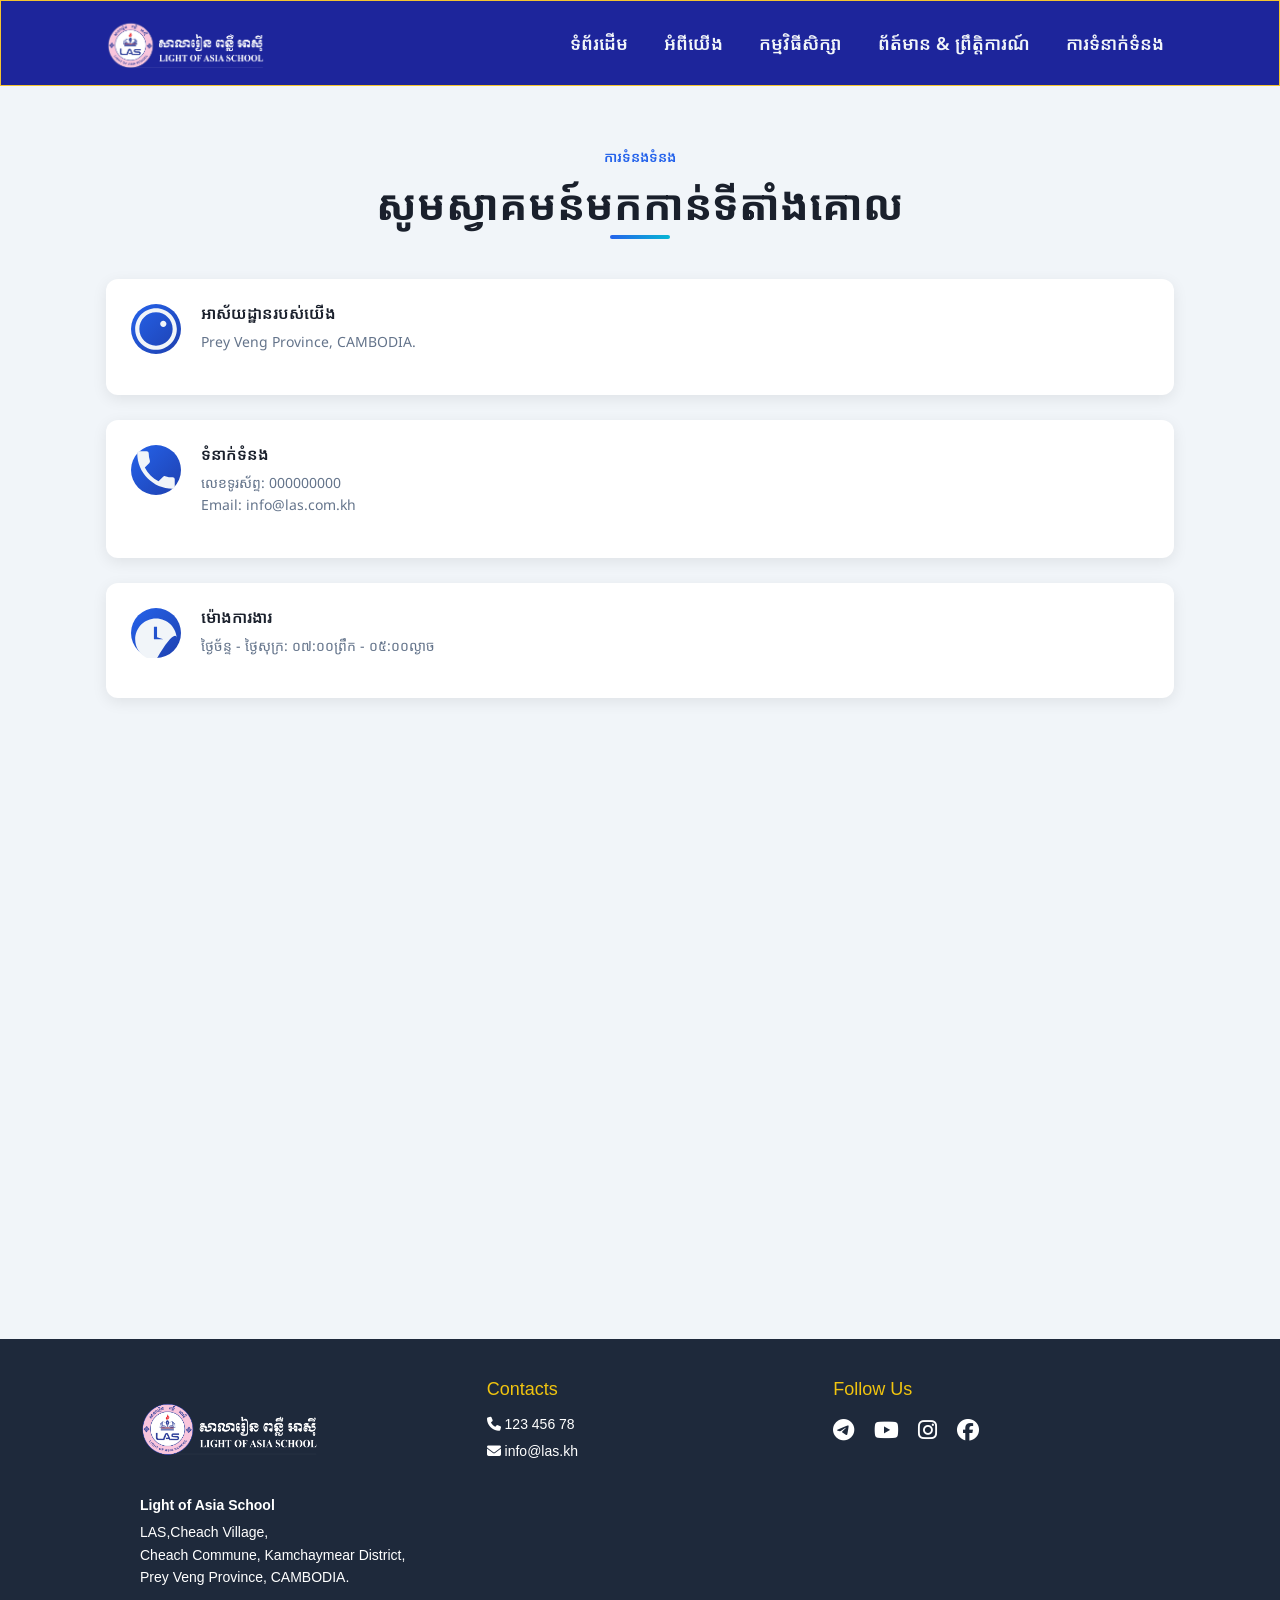
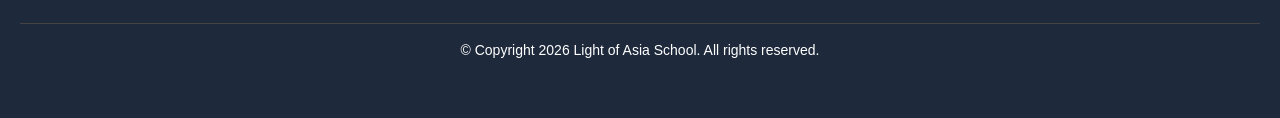
<file: index.html/contact.html>
<!DOCTYPE html>
<html lang="en">
<head>
  <meta charset="UTF-8" />
  <meta name="viewport" content="width=device-width, initial-scale=1" />
  <title>Light of Asia School</title>
  <link rel="" href="../src/logo/LOGO.gif">
  <script src="../JS/contact.js"></script>
  <script src="../JS/scripts.js"></script>
      <!-- Bootstrap CSS -->
  <link href="https://cdn.jsdelivr.net/npm/bootstrap@4.6.2/dist/css/bootstrap.min.css" rel="stylesheet">
  <!-- Font Awesome -->
  <link href="https://cdnjs.cloudflare.com/ajax/libs/font-awesome/6.5.0/css/all.min.css" rel="stylesheet">
  <head>
  <link rel="stylesheet" href="../CSS/contact.css">
  <link rel="stylesheet" href="D:\Website of las\news">
  <link rel="stylesheet" href="d:\Website of las\subject">
  <link rel="stylesheet" href="d:\Website of las\HTML">
  </head>
   <link href="https://fonts.googleapis.com/css2?family=Noto+Sans+Khmer:wght@400;600;700&family=Noto+Sans:wght@400;600;700&display=swap" rel="stylesheet">
<style>
  body {
    font-family: "Noto Sans Khmer", "Noto Sans", system-ui, sans-serif;
    
  }
</style>

</head>
<body>
<!-- Header -->
 <header class="site-header">
  <div class="container header-wrapper">
    <a class="brand" href="../HTML/about.html">
      <img src="../src/logo/LOGO.gif" alt="Light of Asia School Logo" class="brand-logo" />
    </a>

    <!-- Hamburger toggle button -->
    <button class="nav-toggle" aria-label="Toggle navigation">
      ☰
    </button>
    <ul class="nav-list">
      <li><a href="../index.html/index.html">ទំព័រដើម</a></li>
      <li><a href="../index.html/about.html">អំពីយើង</a></li>
      <li>
        <a href="../subject/program.html">កម្មវិធីសិក្សា</a>
       
      </li>
      <li><a href="../news/index.html">ព័ត៍មាន &amp; ព្រឹត្តិការណ៍</a></li>
      <li><a href="../index.html/contact.html">ការទំនាក់ទំនង</a></li>
    </ul>
  </div>
</header>
 <!-- CANtAC -->
   <section class="contact-section">
        <div class="container">
            <!-- Header -->
            <div class="header-content">
                <p class="contact-label">ការទំនងទំនង</p>
                <h1 class="main-title">សូមស្វាគមន៍មកកាន់ទីតាំងគោល</h1>
            </div>

            <div class="content-wrapper">
                <!-- Left Side - Contact Information -->
                <div class="contact-info">
                    <!-- Address -->
                    <div class="info-card address-card">
                        <div class="icon-wrapper">
                            <svg class="info-icon" viewBox="0 0 24 24" fill="currentColor">
                                <path d="M12 2C6.48 2 2 6.48 2 12s4.48 10 10 10 10-4.48 10-10S17.52 2 12 2zm0 18c-4.41 0-8-3.59-8-8s3.59-8 8-8 8 3.59 8 8-3.59 8-8 8zm3.5-9c.83 0 1.5-.67 1.5-1.5S16.33 8 15.5 8 14 8.67 14 9.5s.67 1.5 1.5 1.5z"/>
                            </svg>
                        </div>
                        <div class="info-content">
                            <h3>អាស័យដ្ឋានរបស់យើង</h3>
                            <p>Prey Veng Province, CAMBODIA.</p>
                        </div>
                    </div>

                    <!-- Contact -->
                    <div class="info-card contact-card">
                        <div class="icon-wrapper">
                            <svg class="info-icon" viewBox="0 0 24 24" fill="currentColor">
                                <path d="M6.62 10.79c1.44 2.83 3.76 5.14 6.59 6.59l2.2-2.2c.27-.27.67-.36 1.02-.24 1.12.37 2.33.57 3.57.57.55 0 1 .45 1 1V20c0 .55-.45 1-1 1-9.39 0-17-7.61-17-17 0-.55.45-1 1-1h3.5c.55 0 1 .45 1 1 0 1.25.2 2.45.57 3.57.11.35.03.74-.25 1.02l-2.2 2.2z"/>
                            </svg>
                        </div>
                        <div class="info-content">
                            <h3>ទំនាក់ទំនង</h3>
                            <p>លេខទូរស័ព្ទ: 000000000<br>Email: info@las.com.kh</p>
                        </div>
                    </div>

                    <!-- Working Hours -->
                    <div class="info-card hours-card">
                        <div class="icon-wrapper">
                            <svg class="info-icon" viewBox="0 0 24 24" fill="currentColor">
                                <path d="M11.99 5C6.47 5 2 9.48 2 15s4.47 10 9.99 10C17.52 15 22 10.52 22 15c0-5.52-4.48-10-10.01-10zM15.5 15H11V9h1.5v5z"/>
                            </svg>
                        </div>
                        <div class="info-content">
                            <h3>ម៉ោងការងារ</h3>
                            <p>ថ្ងៃច័ន្ទ - ថ្ងៃសុក្រ: ០៧:០០ព្រឹក - ០៥:០០ល្ងាច</p>
                        </div>
                    </div>
                </div>
<br>
                <!-- Right Side - Map (Placeholder) -->
              
<div class="map-container">
  <iframe
    src="https://www.google.com/maps/embed?pb=!1m13!1m8!1m3!1d7814.271002525112!2d105.700298!3d11.684808!3m2!1i1024!2i768!4f13.1!3m2!1m1!2zMTHCsDQxJzA1LjMiTiAxMDXCsDQyJzAxLjEiRQ!5e0!3m2!1skm!2skh!4v1772026565384!5m2!1skm!2skh"
    style="border:0;"
     width="1068"  height="550"  
    allowfullscreen="" 
    loading="lazy" 
    referrerpolicy="no-referrer-when-downgrade">
  </iframe>
</div>
                </div>

            </div>
        </div>
    </section>
<!--  END CONTAC-->

<!-- Responsive Footer -->
<footer class="footer">
  <div class="footer-container">
    <!-- University Info -->
    <div class="footer-section">
      <img src="../src/logo/LOGO.gif" alt="University Logo" class="img">
      <p><strong>Light of Asia School</strong></p>
      <p>
        LAS,Cheach Village,<br>
        Cheach Commune, Kamchaymear District,<br>
        Prey Veng Province, CAMBODIA.
      </p>
    </div>

    <!-- Contact Info -->
    <div class="footer-section">
      <h4>Contacts</h4>
      <p><i class="fas fa-phone"></i> 123 456 78</p>
      <p><i class="fas fa-envelope"></i> info@las.kh</p>
    </div>

    <!-- Social Links -->
    <div class="footer-section">
      <h4>Follow Us</h4>
      <div class="social-icons">
        <a href="#"><i class="fab fa-telegram"></i></a>
        <a href="#"><i class="fab fa-youtube"></i></a>
        <a href="#"><i class="fab fa-instagram"></i></a>
        <a href="#"><i class="fab fa-facebook"></i></a>
      </div>
    </div>
  </div>

  <div class="footer-bottom">
    <p>© Copyright 2026 Light of Asia School. All rights reserved.</p>
  </div>
</footer>

 
</body>
</html>
</file>
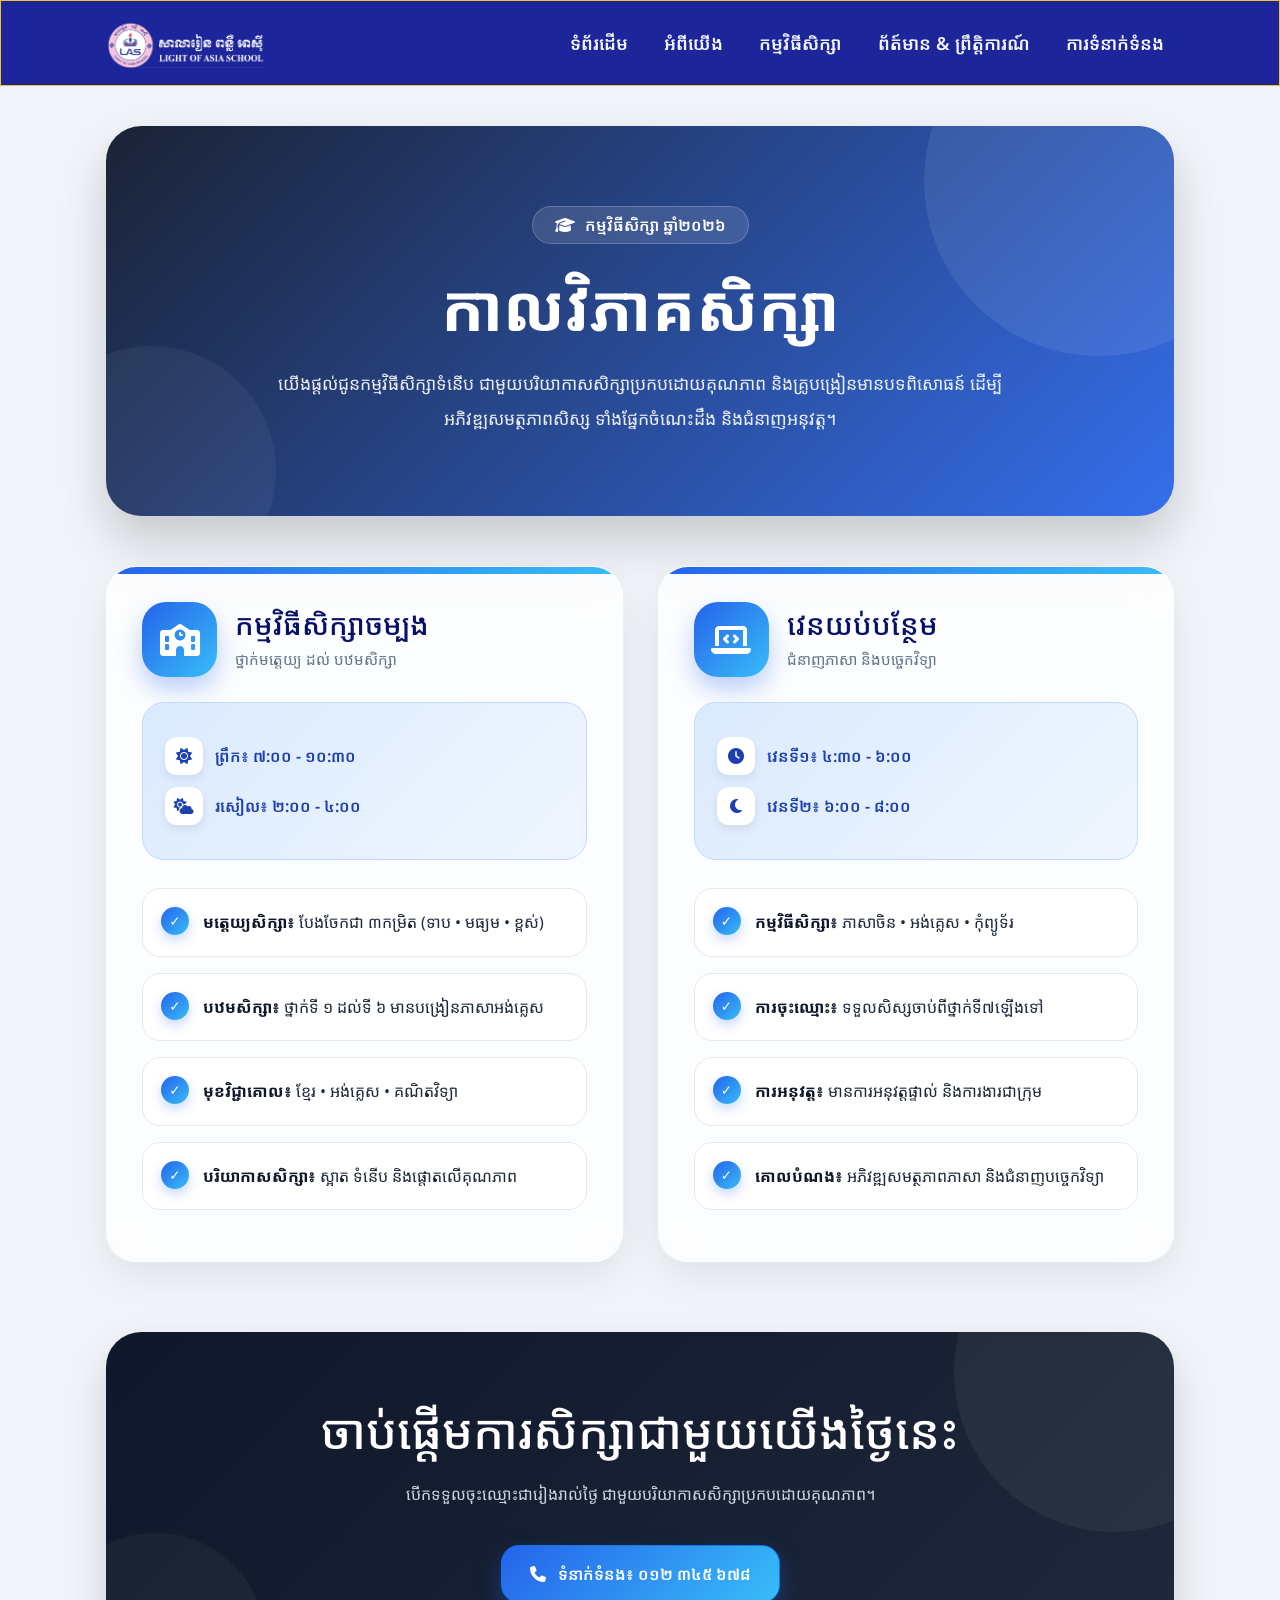
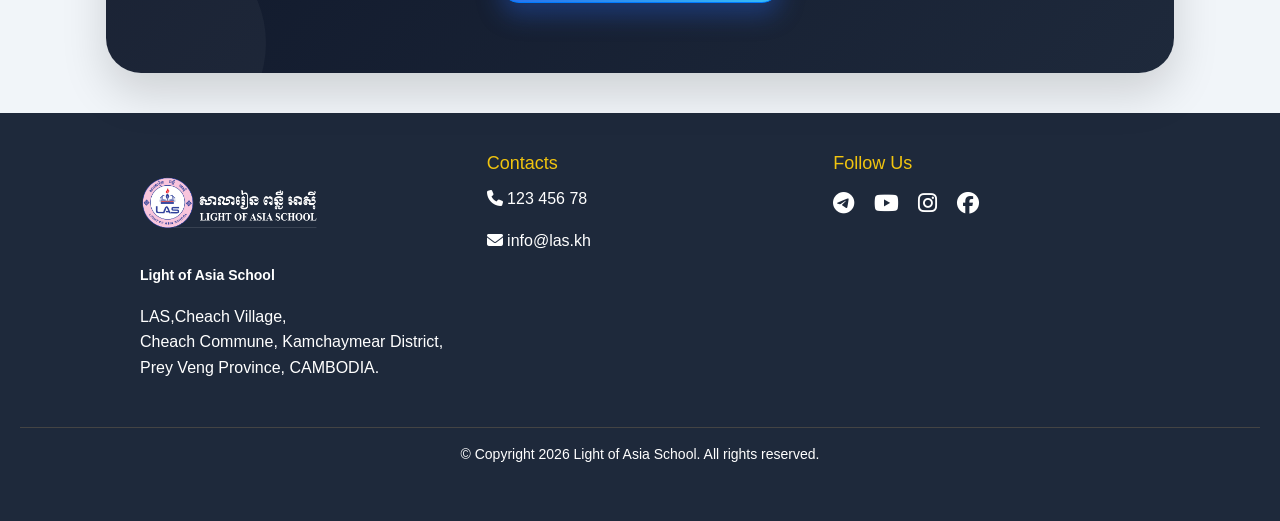
<file: subject/program.html>
<!DOCTYPE html>
<html lang="en">
<head>
  <meta charset="UTF-8" />
  <meta name="viewport" content="width=device-width, initial-scale=1" />
  <title>Light of Asia School</title>
  <link rel="" href="../src/logo/LOGO.gif">
  <script src="../JS/scripts.js"></script>
  <script src="../JS/subject.js"></script>
  <link rel="stylesheet" href="https://cdn.jsdelivr.net/npm/bootstrap-icons@1.10.5/font/bootstrap-icons.css">
 <link rel="stylesheet" href="https://cdnjs.cloudflare.com/ajax/libs/font-awesome/6.4.0/css/all.min.css" integrity="sha512-iecdLmaskl7CVkqkXNQ/ZmCULaM6tU8ZlX/VWcfYbOOl7+O3qNHbv5V9zzTtmI3UksdQRVvoxMfooAoRBv0z+8==" crossorigin="anonymous" referrerpolicy="no-referrer" />
  <head>
        <!-- Bootstrap CSS -->
  <link href="https://cdn.jsdelivr.net/npm/bootstrap@4.6.2/dist/css/bootstrap.min.css" rel="stylesheet">
  <!-- Font Awesome -->
  <link href="https://cdnjs.cloudflare.com/ajax/libs/font-awesome/6.5.0/css/all.min.css" rel="stylesheet">
  <head>
   <link rel="stylesheet" href="../CSS/subject.css">
   <link rel="stylesheet" href="D:\Website of las\news">
  <link rel="stylesheet" href="d:\Website of las\subject">
  <link rel="stylesheet" href="d:\Website of las\HTML">
  </head>
   <link href="https://fonts.googleapis.com/css2?family=Noto+Sans+Khmer:wght@400;600;700&family=Noto+Sans:wght@400;600;700&display=swap" rel="stylesheet">
<style>
  body {
    font-family: "Noto Sans Khmer", "Noto Sans", system-ui, sans-serif;
    
  }
</style>

</head>
<body >
<!-- Header -->
 <header class="site-header">
  <div class="container header-wrapper">
    <a class="brand" href="../HTML/about.html">
      <img src="../src/logo/LOGO.gif" alt="Light of Asia School Logo" class="brand-logo" />
    </a>

    <!-- Hamburger toggle button -->
    <button class="nav-toggle" aria-label="Toggle navigation">
      ☰
    </button>
    <ul class="nav-list">
      <li><a href="../index.html/index.html">ទំព័រដើម</a></li>
      <li><a href="../index.html/about.html">អំពីយើង</a></li>
      <li>
        <a href="../subject/program.html">កម្មវិធីសិក្សា</a>
       
      </li>
      <li><a href="../news/index.html">ព័ត៍មាន &amp; ព្រឹត្តិការណ៍</a></li>
      <li><a href="../index.html/contact.html">ការទំនាក់ទំនង</a></li>
    </ul>
  </div>
</header>

  <div class="container">
    <!-- HERO -->
    <section class="hero">

      <div class="badge">
        <i class="fa-solid fa-graduation-cap"></i>
        កម្មវិធីសិក្សា ឆ្នាំ២០២៦
      </div>

      <h1>កាលវិភាគសិក្សា</h1>

      <p>
        យើងផ្តល់ជូនកម្មវិធីសិក្សាទំនើប
        ជាមួយបរិយាកាសសិក្សាប្រកបដោយគុណភាព
        និងគ្រូបង្រៀនមានបទពិសោធន៍
        ដើម្បីអភិវឌ្ឍសមត្ថភាពសិស្ស
        ទាំងផ្នែកចំណេះដឹង និងជំនាញអនុវត្ត។
      </p>

    </section>

    <!-- GRID -->
    <div class="schedule-grid">

      <!-- CARD 1 -->
      <div class="card">

        <div class="top">

          <div class="icon">
            <i class="fa-solid fa-school"></i>
          </div>

          <div class="title">
            <h2>កម្មវិធីសិក្សាចម្បង</h2>
            <span>ថ្នាក់មត្តេយ្យ ដល់ បឋមសិក្សា</span>
          </div>

        </div>

        <!-- TIME -->
        <div class="time-box">

          <div class="time-item">
            <i class="fa-solid fa-sun"></i>
            ព្រឹក៖ ៧:០០ - ១០:៣០
          </div>

          <div class="time-item">
            <i class="fa-solid fa-cloud-sun"></i>
            រសៀល៖ ២:០០ - ៤:០០
          </div>

        </div>

        <!-- LIST -->
        <ul class="ul">

         <li class="li">
            <strong>មត្តេយ្យសិក្សា៖</strong>
            បែងចែកជា ៣កម្រិត
            (ទាប • មធ្យម • ខ្ពស់)
          </li>

          <li class="li">
            <strong>បឋមសិក្សា៖</strong>
            ថ្នាក់ទី ១ ដល់ទី ៦
            មានបង្រៀនភាសាអង់គ្លេស
          </li>

          <li class="li">
            <strong>មុខវិជ្ជាគោល៖</strong>
            ខ្មែរ • អង់គ្លេស • គណិតវិទ្យា
          </li>

          <li class="li">
            <strong>បរិយាកាសសិក្សា៖</strong>
            ស្អាត ទំនើប និងផ្តោតលើគុណភាព
          </li>

        </ul>

      </div>

      <!-- CARD 2 -->
      <div class="card">

        <div class="top">

          <div class="icon">
            <i class="fa-solid fa-laptop-code"></i>
          </div>

          <div class="title">
            <h2>វេនយប់បន្ថែម</h2>
            <span>ជំនាញភាសា និងបច្ចេកវិទ្យា</span>
          </div>

        </div>

        <!-- TIME -->
        <div class="time-box">

          <div class="time-item">
            <i class="fa-solid fa-clock"></i>
            វេនទី១៖ ៤:៣០ - ៦:០០
          </div>

          <div class="time-item">
            <i class="fa-solid fa-moon"></i>
            វេនទី២៖ ៦:០០ - ៨:០០
          </div>

        </div>

        <!-- LIST -->
        <ul class="ul">

          <li class="li">
            <strong>កម្មវិធីសិក្សា៖</strong>
            ភាសាចិន • អង់គ្លេស • កុំព្យូទ័រ
          </li>

          <li class="li">
            <strong>ការចុះឈ្មោះ៖</strong>
            ទទួលសិស្សចាប់ពីថ្នាក់ទី៧ឡើងទៅ
          </li>

          <li class="li">
            <strong>ការអនុវត្ត៖</strong>
            មានការអនុវត្តផ្ទាល់
            និងការងារជាក្រុម
          </li>

         <li class="li">
            <strong>គោលបំណង៖</strong>
            អភិវឌ្ឍសមត្ថភាពភាសា
            និងជំនាញបច្ចេកវិទ្យា
          </li>

        </ul>

      </div>

    </div>

    <!-- CTA -->
    <section class="section">

      <div class="cta">

        <h2>
          ចាប់ផ្តើមការសិក្សាជាមួយយើងថ្ងៃនេះ
        </h2>

        <p>
          បើកទទួលចុះឈ្មោះជារៀងរាល់ថ្ងៃ
          ជាមួយបរិយាកាសសិក្សាប្រកបដោយគុណភាព។
        </p>

        <a href="#" class="btn btn-primary">
          <i class="fa-solid fa-phone"></i>
          ទំនាក់ទំនង៖ ០១២ ៣៤៥ ៦៧៨
        </a>

      </div>

    </section>

  </div>

 <!-- Responsive Footer -->
<footer class="footer">
  <div class="footer-container">
    <!-- University Info -->
    <div class="footer-section">
      <img src="../src/logo/LOGO.gif" alt="University Logo" class="img">
      <p><strong>Light of Asia School</strong></p>
      <p>
        LAS,Cheach Village,<br>
        Cheach Commune, Kamchaymear District,<br>
        Prey Veng Province, CAMBODIA.
      </p>
    </div>

    <!-- Contact Info -->
    <div class="footer-section">
      <h4>Contacts</h4>
      <p><i class="fas fa-phone"></i> 123 456 78</p>
      <p><i class="fas fa-envelope"></i> info@las.kh</p>
    </div>

    <!-- Social Links -->
    <div class="footer-section">
      <h4>Follow Us</h4>
      <div class="social-icons">
        <a href="#"><i class="fab fa-telegram"></i></a>
        <a href="#"><i class="fab fa-youtube"></i></a>
        <a href="#"><i class="fab fa-instagram"></i></a>
        <a href="#"><i class="fab fa-facebook"></i></a>
      </div>
    </div>
  </div>

  <div class="footer-bottom">
    <p>© Copyright 2026 Light of Asia School. All rights reserved.</p>
  </div>
</footer>
  
</body>
</html>
</file>
<file: CSS/contact.css>
:root {
  --bg: #6f77a9;
  --bg-2: #1d259b;
  --card: #1e293b;
  --text: #f1f5f9;
  --muted: #94a3b8;
  --border: #334155;
 --accent: #f4c430;
  --accent-2: #d7e119;
  --success: #22c55e;
  --shadow: 0 10px 24px rgba(0,0,0,0.12);
}
*,
*::before,
*::after {
  box-sizing: border-box;
}

body {
  margin: 0;
  font-family: "Noto Sans Khmer", "Noto Sans", system-ui, sans-serif;
  color: var(--text);
  background: var(--text);
  line-height: 1.6;
  
}
/* CONTAINER */
.container {
  width: 100%;
  max-width: 1100px;
  margin: 0 auto;
  padding: 0 1rem;
}

/* Header */
.site-header {
  position: sticky;
  top: 0;
  z-index: 1000;
  background: var(--bg-2);
  backdrop-filter: saturate(180%) blur(8px);
  border-bottom: 1px solid var(--border);
  animation: fadeInDown 1s ease forwards;
  border: 1px solid var(--accent);
}

@keyframes fadeInDown {
  from {
    opacity: 0;
    transform: translateY(-20px);
  }
  to {
    opacity: 1;
    transform: translateY(0);
  }
}

.header-wrapper {
  display: grid;
  grid-template-columns: 1fr auto auto;
  align-items: center;
  color: #f9f9f9;
}

.brand-logo {
  width: 160px;
  height: auto;
}
/* End Header */

/* Nav */
.nav {
  max-width: 1100px;
  margin: 0 auto;
  padding: 12px 20px;
  display: flex;
  align-items: center;
  justify-content: space-between;
  gap: 16px;
}

.nav-list {
  display: flex;
  list-style: none;
  margin: 0;
  padding: 0;
  gap: 1rem;
  font-size: 18px;
}

.nav-list a {
  text-decoration: none;
  color: white;
  font-weight: 600;
  padding: 8px 10px;
  border-radius: 8px;
  position: relative;
  transition: color 0.3s ease, transform 0.3s ease;
}

.nav-list a::after {
  content: "";
  position: absolute;
  bottom: -4px;
  left: 0;
  width: 0%;
  height: 2px;
  background: var(--accent);
  transition: width 0.3s ease;
}

.nav-list a:hover::after {
  width: 100%;
}

.nav-list a:hover,
.nav-list a.active {
  border-bottom-color: var(--accent);
  color: var(--accent);
  transform: translateY(-2px);
}

@keyframes pulse {
  0% { transform: scale(1); }
  50% { transform: scale(1.05); }
  100% { transform: scale(1); }
}

/* Layout */
.container {
  width: min(1200px, 92vw);
  margin: 0 auto;
}

/* Global animations */
@keyframes slideUp {
  from {
    opacity: 0;
    transform: translateY(20px);
  }
  to {
    opacity: 1;
    transform: translateY(0);
  }
}
@keyframes fadeUp {
  from {
    opacity: 0;
    transform: translateY(20px);
  }
  to {
    opacity: 1;
    transform: translateY(0);
  }
}

/* ------------------- */
/* Responsive Section  */
/* ------------------- */
@media (max-width: 992px) {
  .header-wrapper {
    grid-template-columns: 1fr auto; /* simplify layout */
  }

  .nav {
    flex-direction: column;
    align-items: flex-start;
    gap: 5px;
  }

  .nav-list {
    flex-wrap: wrap;
    font-size: 16px;
    text-align: center;
  }

  .brand-logo {
    width: 120px; /* shrink logo */
  }
}

@media (max-width: 600px) {
  .nav {
    padding: 8px 12px;
  }

  .nav-list {
    flex-direction: column;
    gap: 0.5rem;
    width: 100%;
  }

  .nav-list a {
    display: block;
    width: 100%;
    text-align: center;
    padding: 12px;
  }

  .dropdown-nav-list {
    position: static; /* stack dropdowns */
    box-shadow: none;
  }
}
   /* Responsive navigation bar */
.nav-toggle {
  display: none;
  font-size: 1.5rem;
  background: none;
  border: none;
  cursor: pointer;
  color: #f1f5f9;
  padding: 0.5rem;
  transition: opacity 0.3s ease;
}

.nav-toggle:hover {
  opacity: 0.8;
}

/* Desktop styles */
.nav-list {
  display: flex;
  list-style: none;
  gap: 1rem;
  margin: 0;
  padding: 0;
  
}

.nav-list li {
  position: relative;
}

.nav-list > li > a {
  text-decoration: none;
  color: #f1f5f9;
  transition: color 0.3s ease;
}

.nav-list > li > a:hover {
  color: #94a3b8;
}

/* Dropdown styles */
.dropdown-nav-list {
  position: absolute;
  top: 100%;
  right: 0;
  background-color: var(--bg);
  list-style: none;
  padding: 0.5rem 0;
  margin: 0.5rem 0 0 0;
  min-width: 180px;
  display: none;
  flex-direction: column;
  border-radius: 4px;
  box-shadow: 0 4px 6px rgba(0, 0, 0, 0.1);
  z-index: 10;
}

.nav-list li:hover > .dropdown-nav-list {
  display: flex;
}

.dropdown-nav-list li a {
  display: block;
  padding: 0.75rem 1.5rem;
  color: #f1f5f9;
  text-decoration: none;
  transition: background-color 0.3s ease;
}

.dropdown-nav-list li a:hover {
  background-color: rgba(148, 163, 184, 0.2);
}

/* Mobile styles */
@media (max-width: 700px) {
  .nav-toggle {
    display: block;
    margin-left: auto;
    
  }

  .nav-list {
    display: none;
    flex-direction: column;
    gap: 0;
    position: absolute;
    top: 100%;
    left: 0;
    right: 0;
    background-color: rgba(31, 45, 77, 0.98);
    width: 100%;
    padding: 1rem 0;
    margin-top: 0.5rem;
    
  }

  .nav-list.active {
    display: flex;
  }

  .nav-list li {
    width: 100%;
  }

  .nav-list > li > a {
    display: block;
    padding: 1rem 1.5rem;
    border-bottom: 1px solid rgba(148, 163, 184, 0.2);
  }

  .nav-list li:last-child > a {
    border-bottom: none;
  }

  .dropdown-nav-list {
    position: static;
    background-color: transparent;
    box-shadow: none;
    padding: 0;
    margin: 0;
    display: none;
    min-width: auto;
  }

  .dropdown-nav-list.active {
    display: flex;
  }

  .dropdown-nav-list li a {
    padding: 0.75rem 1.5rem 0.75rem 3rem;
    border-bottom: 1px solid rgba(148, 163, 184, 0.1);
  }
}

/* ENd responsive */
/* CONTACT SECTION */
.contact-section {
  width: 100%;
  padding: 60px 20px;
}

.header-content {
  text-align: center;
  margin-bottom: 50px;
  animation: fadeInDown 0.8s ease-out;
}

.contact-label {
  color: #2563eb;
  font-size: 14px;
  font-weight: 600;
  text-transform: uppercase;
  margin-bottom: 10px;
}

.main-title {
  font-size: 42px;
  color: #1a202c;
  margin-bottom: 15px;
  font-weight: 700;
  position: relative;
}

.main-title::after {
  content: '';
  position: absolute;
  bottom: -10px;
  left: 50%;
  transform: translateX(-50%);
  width: 60px;
  height: 4px;
  background: linear-gradient(90deg, #2563eb, #06b6d4);
  border-radius: 2px;
}

/* CONTACT CARDS */
.contact-info {
  display: flex;
  flex-direction: column;
  gap: 25px;
}

.info-card {
  display: flex;
  gap: 20px;
  padding: 25px;
  background: white;
  border-radius: 12px;
  box-shadow: 0 4px 15px rgba(0, 0, 0, 0.08);
  cursor: pointer;
}

.icon-wrapper {
  min-width: 50px;
  width: 50px;
  height: 50px;
  background: linear-gradient(135deg, #2563eb, #1e40af);
  border-radius: 50%;
  display: flex;
  align-items: center;
  justify-content: center;
}

.info-content h3 {
  font-size: 16px;
  color: #1a202c;
  margin-bottom: 8px;
  font-weight: 600;
}

.info-content p {
  font-size: 14px;
  color: #64748b;
  line-height: 1.6;
}
/* map responsive */
.map-container {
  position: relative;
  width: 100%;
  padding-bottom: 52%; /* Adjust ratio (height/width) */
  height: 0;
  overflow: hidden;
}

.map-container iframe {
  position: absolute;
  top: 0;
  left: 0;
  width: 100%;
  height: 100%;
}
/* Footer */
.footer {
  background: var(--card);
  color: #fff;
  padding: 40px 20px;
  font-family: Arial, sans-serif;
  width: 100%;
  margin: 0 auto;
  box-sizing: border-box;
}

.footer-container {
  display: flex;
  flex-wrap: wrap;
  justify-content: space-between;
  gap: 40px; /* reduced gap for balance */
  max-width: 1000px; /* use max-width instead of fixed width */
  margin: auto;
}

.footer-section {
  flex: 1 1 250px;
  min-width: 220px;
}

.footer img {
  max-width: 180px;
  margin-bottom: 15px;
}

.footer-logo {
  max-width: 120px;
  margin-bottom: 15px;
}

.footer-section h4 {
  margin-bottom: 12px;
  color: #f1c40f;
  font-size: 18px;
}

.footer-section p {
  margin: 5px 0;
  font-size: 14px;
}

.social-icons a {
  color: #fff;
  font-size: 22px;
  margin-right: 15px;
  transition: color 0.3s, transform 0.3s;
}

.social-icons a:hover {
  color: #f1c40f;
  transform: scale(1.2);
}

.footer-bottom {
  border-top: 1px solid #444;
  margin-top: 30px;
  padding-top: 15px;
  text-align: center;
  font-size: 14px;
}

.footer-bottom a {
  color: #f1c40f;
  text-decoration: none;
  margin: 0 8px;
}

.footer-bottom a:hover {
  text-decoration: underline;
}

/* Responsive */
@media (max-width: 1024px) {
  .footer-container {
    max-width: 90%; /* shrink container on tablets */
    gap: 20px;
  }
}

@media (max-width: 768px) {
  .footer-container {
    flex-direction: column;
    align-items: center;
    text-align: center;
    max-width: 100%;
  }

  .footer-section {
    flex: 1 1 100%;
    max-width: 500px;
  }

  .social-icons a {
    font-size: 20px;
    margin-right: 10px;
  }
}

@media (max-width: 480px) {
  .footer {
    padding: 20px 10px;
  }

  .footer-section h4 {
    font-size: 16px;
  }

  .footer-section p,
  .footer-bottom {
    font-size: 13px;
  }

  .social-icons a {
    font-size: 18px;
    margin-right: 8px;
  }
}
</file>
<file: CSS/subject.css>
:root {
  --bg: #6f77a9;
  --bg-2: #1d259b;
  --card: #1e293b;
  --text: #f1f5f9;
  --muted: #94a3b8;
  --border: #334155;
 --accent: #f4c430;
  --accent-2: #d7e119;
  --gradient: linear-gradient(135deg, #2563eb, #38bdf8);
  --secondary: #081069;
  --primary: #2563eb;
  --shadow: 0 10px 24px rgba(0,0,0,0.12);
}
*,
*::before,
*::after {
  box-sizing: border-box;
}

body {
  margin: 0;
  font-family: "Noto Sans Khmer", "Noto Sans", system-ui, sans-serif;
  color: var(--text);
  background: var(--text);
  line-height: 1.6;
  
}
/* CONTAINER */
.container {
  width: 100%;
  max-width: 1100px;
  margin: 0 auto;
  padding: 0 1rem;
}

/* Header */
.site-header {
  position: sticky;
  top: 0;
  z-index: 1000;
  background: var(--bg-2);
  backdrop-filter: saturate(180%) blur(8px);
  border-bottom: 1px solid var(--border);
  animation: fadeInDown 1s ease forwards;
  border: 1px solid var(--accent);
}

@keyframes fadeInDown {
  from {
    opacity: 0;
    transform: translateY(-20px);
  }
  to {
    opacity: 1;
    transform: translateY(0);
  }
}

.header-wrapper {
  display: grid;
  grid-template-columns: 1fr auto auto;
  align-items: center;
  color: #f9f9f9;
}

.brand-logo {
  width: 160px;
  height: auto;
}
/* End Header */

/* Nav */
.nav {
  max-width: 1100px;
  margin: 0 auto;
  padding: 12px 20px;
  display: flex;
  align-items: center;
  justify-content: space-between;
  gap: 16px;
}

.nav-list {
  display: flex;
  list-style: none;
  margin: 0;
  padding: 0;
  gap: 1rem;
  font-size: 18px;
}

.nav-list a {
  text-decoration: none;
  color: white;
  font-weight: 600;
  padding: 8px 10px;
  border-radius: 8px;
  position: relative;
  transition: color 0.3s ease, transform 0.3s ease;
}

.nav-list a::after {
  content: "";
  position: absolute;
  bottom: -4px;
  left: 0;
  width: 0%;
  height: 2px;
  background: var(--accent);
  transition: width 0.3s ease;
}

.nav-list a:hover::after {
  width: 100%;
}

.nav-list a:hover,
.nav-list a.active {
  border-bottom-color: var(--accent);
  color: var(--accent);
  transform: translateY(-2px);
}

@keyframes pulse {
  0% { transform: scale(1); }
  50% { transform: scale(1.05); }
  100% { transform: scale(1); }
}

/* Layout */
.container {
  width: min(1200px, 92vw);
  margin: 0 auto;
}

/* Global animations */
@keyframes slideUp {
  from {
    opacity: 0;
    transform: translateY(20px);
  }
  to {
    opacity: 1;
    transform: translateY(0);
  }
}
@keyframes fadeUp {
  from {
    opacity: 0;
    transform: translateY(20px);
  }
  to {
    opacity: 1;
    transform: translateY(0);
  }
}

/* ------------------- */
/* Responsive Section  */
/* ------------------- */
@media (max-width: 992px) {
  .header-wrapper {
    grid-template-columns: 1fr auto; /* simplify layout */
  }

  .nav {
    flex-direction: column;
    align-items: flex-start;
    gap: 5px;
  }

  .nav-list {
    flex-wrap: wrap;
    font-size: 16px;
    text-align: center;
  }

  .brand-logo {
    width: 120px; /* shrink logo */
  }
}

@media (max-width: 600px) {
  .nav {
    padding: 8px 12px;
  }

  .nav-list {
    flex-direction: column;
    gap: 0.5rem;
    width: 100%;
  }

  .nav-list a {
    display: block;
    width: 100%;
    text-align: center;
    padding: 12px;
  }

  .dropdown-nav-list {
    position: static; /* stack dropdowns */
    box-shadow: none;
  }
}
   /* Responsive navigation bar */
.nav-toggle {
  display: none;
  font-size: 1.5rem;
  background: none;
  border: none;
  cursor: pointer;
  color: #f1f5f9;
  padding: 0.5rem;
  transition: opacity 0.3s ease;
}

.nav-toggle:hover {
  opacity: 0.8;
}

/* Desktop styles */
.nav-list {
  display: flex;
  list-style: none;
  gap: 1rem;
  margin: 0;
  padding: 0;
  
}

.nav-list li {
  position: relative;
}

.nav-list > li > a {
  text-decoration: none;
  color: #f1f5f9;
  transition: color 0.3s ease;
}

.nav-list > li > a:hover {
  color: #94a3b8;
}

/* Dropdown styles */
.dropdown-nav-list {
  position: absolute;
  top: 100%;
  right: 0;
  background-color: var(--bg);
  list-style: none;
  padding: 0.5rem 0;
  margin: 0.5rem 0 0 0;
  min-width: 180px;
  display: none;
  flex-direction: column;
  border-radius: 4px;
  box-shadow: 0 4px 6px rgba(0, 0, 0, 0.1);
  z-index: 10;
}

.nav-list li:hover > .dropdown-nav-list {
  display: flex;
}

.dropdown-nav-list li a {
  display: block;
  padding: 0.75rem 1.5rem;
  color: #f1f5f9;
  text-decoration: none;
  transition: background-color 0.3s ease;
}

.dropdown-nav-list li a:hover {
  background-color: rgba(148, 163, 184, 0.2);
}

/* Mobile styles */
@media (max-width: 700px) {
  .nav-toggle {
    display: block;
    margin-left: auto;
    
  }

  .nav-list {
    display: none;
    flex-direction: column;
    gap: 0;
    position: absolute;
    top: 100%;
    left: 0;
    right: 0;
    background-color: rgba(31, 45, 77, 0.98);
    width: 100%;
    padding: 1rem 0;
    margin-top: 0.5rem;
    
  }

  .nav-list.active {
    display: flex;
  }

  .nav-list li {
    width: 100%;
  }

  .nav-list > li > a {
    display: block;
    padding: 1rem 1.5rem;
    border-bottom: 1px solid rgba(148, 163, 184, 0.2);
  }

  .nav-list li:last-child > a {
    border-bottom: none;
  }

  .dropdown-nav-list {
    position: static;
    background-color: transparent;
    box-shadow: none;
    padding: 0;
    margin: 0;
    display: none;
    min-width: auto;
  }

  .dropdown-nav-list.active {
    display: flex;
  }

  .dropdown-nav-list li a {
    padding: 0.75rem 1.5rem 0.75rem 3rem;
    border-bottom: 1px solid rgba(148, 163, 184, 0.1);
  }
}

/* ENd responsive */
/* HERO */

.hero{
  position:relative;
  overflow:hidden;
  border-radius:35px;
  padding:80px 40px;
  margin-bottom:50px;

  background:
  linear-gradient(
  135deg,
  rgba(15,23,42,.95),
  rgba(37,99,235,.92));

  color:white;
  text-align:center;

  box-shadow:
  0 25px 50px rgba(0,0,0,.18);
  margin-top:40px;
  isolation:isolate;
}

.hero::before{
  content:"";
  position:absolute;
  width:350px;
  height:350px;
  background:rgba(255,255,255,.08);
  border-radius:50%;
  top:-120px;
  right:-100px;
  pointer-events:none;
}

.hero::after{
  content:"";
  position:absolute;
  width:250px;
  height:250px;
  background:rgba(255,255,255,.05);
  border-radius:50%;
  bottom:-80px;
  left:-80px;
  pointer-events:none;
}

.hero > *{
  position:relative;
  z-index:2;
}

.badge{
  display:inline-flex;
  align-items:center;
  gap:10px;
  background:rgba(255,255,255,.12);
  border:1px solid rgba(255,255,255,.2);
  backdrop-filter:blur(10px);
  padding:10px 22px;
  border-radius:50px;
  margin-bottom:25px;
  font-size:1rem;
  font-weight:600;
}

.hero h1{
  font-size:clamp(2.5rem,5vw,4.5rem);
  margin-bottom:20px;
  line-height:1.2;
  font-weight:700;
}

.hero p{
  max-width:760px;
  margin:auto;
  font-size:1.1rem;
  line-height:2;
  opacity:.9;
}

/* GRID */

.schedule-grid{
  display:grid;
  grid-template-columns:repeat(auto-fit,minmax(340px,1fr));
  gap:35px;
}

/* CARD */

.card{
  position:relative;
  overflow:hidden;
  border-radius:30px;
  padding:35px;
  background:rgba(255,255,255,.75);
  backdrop-filter:blur(18px);
  border:1px solid rgba(255,255,255,.4);

  box-shadow:
  0 15px 40px rgba(0,0,0,.08);

  transition:.4s ease;

  color:#1e293b;
}

.card:hover{
  transform:translateY(-12px);

  box-shadow:
  0 25px 45px rgba(37,99,235,.18);
}

.card::before{
  content:"";
  position:absolute;
  top:0;
  left:0;
  width:100%;
  height:7px;
  background:var(--gradient);
}

.top{
  display:flex;
  align-items:center;
  gap:18px;
  margin-bottom:25px;
}

.icon{
  width:75px;
  height:75px;
  border-radius:24px;
  background:var(--gradient);

  display:flex;
  align-items:center;
  justify-content:center;

  color:white;
  font-size:2rem;

  box-shadow:
  0 12px 25px rgba(37,99,235,.3);
}

.title h2{
  font-size:1.8rem;
  color:var(--secondary);
  margin-bottom:6px;
}

.title span{
  color:#64748b;
  font-size:.95rem;
}

/* TIME BOX */

.time-box{
  position:relative;
  overflow:hidden;

  background:
  linear-gradient(135deg,#dbeafe,#eff6ff);

  border-radius:22px;
  padding:22px;
  margin-bottom:28px;

  border:1px solid #bfdbfe;
}

.time-box::before{
  content:"";
  position:absolute;
  inset:0;

  background:
  linear-gradient(
  to right,
  transparent,
  rgba(255,255,255,.5),
  transparent);

  transform:translateX(-100%);
  animation:shine 4s infinite;
}

@keyframes shine{
  100%{
    transform:translateX(100%);
  }
}

.time-item{
  display:flex;
  align-items:center;
  gap:12px;
  margin:12px 0;
  font-weight:600;
  color:#1e40af;
}

.time-item i{
  width:38px;
  height:38px;
  border-radius:12px;
  background:white;

  display:flex;
  align-items:center;
  justify-content:center;

  box-shadow:0 4px 10px rgba(0,0,0,.08);
}

/* LIST */

.ul{
  list-style:none;
  padding:0;
  margin:0;
}

.li{
  position:relative;
  background:white;
  border-radius:18px;
  padding:18px 18px 18px 60px;
  margin-bottom:16px;
  line-height:1.9;
  transition:.3s ease;
  border:1px solid #e2e8f0;
}

.li:hover{
  transform:translateX(8px);
  background:#f8fbff;
  border-color:#93c5fd;
}

.li::before{
  content:"✓";
  position:absolute;
  left:18px;
  top:18px;
  width:28px;
  height:28px;
  border-radius:50%;
  background:var(--gradient);
  color:white;

  display:flex;
  align-items:center;
  justify-content:center;

  font-size:.85rem;
  font-weight:bold;

  box-shadow:0 5px 12px rgba(37,99,235,.25);
}

strong{
  color:#0f172a;
}

/* STATS */

.stats{
  display:grid;
  grid-template-columns:repeat(auto-fit,minmax(220px,1fr));
  gap:25px;
  margin-top:40px;
}

.stat-box{
  background:white;
  border-radius:24px;
  padding:28px;
  text-align:center;
  box-shadow:
  0 10px 30px rgba(0,0,0,.06);
  transition:.3s;
}

.stat-box:hover{
  transform:translateY(-8px);
}

.stat-box i{
  font-size:2rem;
  color:var(--primary);
  margin-bottom:15px;
}

.stat-box h3{
  font-size:2rem;
  color:var(--secondary);
  margin-bottom:8px;
}

.stat-box p{
  color:#64748b;
}

/* SECTION */

.section{
  margin-top:70px;
}

/* BUTTON */

.btn{
  display:inline-flex;
  align-items:center;
  justify-content:center;
  gap:12px;
  padding:16px 28px;
  border-radius:18px;
  text-decoration:none;
  font-weight:600;
  transition:.35s ease;
  font-size:1rem;
  flex-wrap:wrap;
  text-align:center;
}

.btn-primary{
  background:linear-gradient(135deg,#2563eb,#38bdf8);
  color:white;

  box-shadow:
  0 12px 25px rgba(37,99,235,.35);
}

.btn-primary:hover{
  transform:translateY(-5px);

  box-shadow:
  0 18px 35px rgba(37,99,235,.45);
}

/* CTA */

.cta{
  margin-top:40px;

  background:
  linear-gradient(135deg,#0f172a,#1e293b);

  border-radius:35px;
  color:white;
  padding:70px 40px;
  text-align:center;
  margin-bottom: 40px;
  position:relative;
  overflow:hidden;

  box-shadow:
  0 20px 45px rgba(0,0,0,.15);

  isolation:isolate;
}

.cta::before{
  content:"";
  position:absolute;
  width:320px;
  height:320px;
  background:rgba(255,255,255,.05);
  border-radius:50%;
  top:-120px;
  right:-100px;
}

.cta::after{
  content:"";
  position:absolute;
  width:220px;
  height:220px;
  background:rgba(255,255,255,.04);
  border-radius:50%;
  bottom:-80px;
  left:-60px;
}

.cta > *{
  position:relative;
  z-index:2;
}

.cta h2{
  font-size:clamp(2rem,4vw,3rem);
  margin-bottom:18px;
}

.cta p{
  color:#cbd5e1;
  margin-bottom:35px;
  max-width:700px;
  margin-inline:auto;
  line-height:2;
}

/* Footer */
.footer {
  background: var(--card);
  color: #fff;
  padding: 40px 20px;
  font-family: Arial, sans-serif;
  width: 100%;
  margin: 0 auto;
  box-sizing: border-box;
}

.footer-container {
  display: flex;
  flex-wrap: wrap;
  justify-content: space-between;
  gap: 40px; /* reduced gap for balance */
  max-width: 1000px; /* use max-width instead of fixed width */
  margin: auto;
}

.footer-section {
  flex: 1 1 250px;
  min-width: 220px;
}

.footer img {
  max-width: 180px;
  margin-bottom: 15px;
}

.footer-logo {
  max-width: 120px;
  margin-bottom: 15px;
}

.footer-section h4 {
  margin-bottom: 12px;
  color: #f1c40f;
  font-size: 18px;
}

.footer-section p strong {
  margin: 5px 0;
  font-size: 14px;
  color: #ffffff;
  
}

.social-icons a {
  color: #fff;
  font-size: 22px;
  margin-right: 15px;
  transition: color 0.3s, transform 0.3s;
}

.social-icons a:hover {
  color: #f1c40f;
  transform: scale(1.2);
}

.footer-bottom {
  border-top: 1px solid #444;
  margin-top: 30px;
  padding-top: 15px;
  text-align: center;
  font-size: 14px;
}

.footer-bottom a {
  color: #f1c40f;
  text-decoration: none;
  margin: 0 8px;
}

.footer-bottom a:hover {
  text-decoration: underline;
}

/* Responsive */
@media (max-width: 1024px) {
  .footer-container {
    max-width: 90%; /* shrink container on tablets */
    gap: 20px;
  }
}

@media (max-width: 768px) {
  .footer-container {
    flex-direction: column;
    align-items: center;
    text-align: center;
    max-width: 100%;
  }

  .footer-section {
    flex: 1 1 100%;
    max-width: 500px;
  }

  .social-icons a {
    font-size: 20px;
    margin-right: 10px;
  }
}

@media (max-width: 480px) {
  .footer {
    padding: 20px 10px;
  }

  .footer-section h4 {
    font-size: 16px;
  }

  .footer-section p,
  .footer-bottom {
    font-size: 13px;
  }

  .social-icons a {
    font-size: 18px;
    margin-right: 8px;
  }
}
</file>
